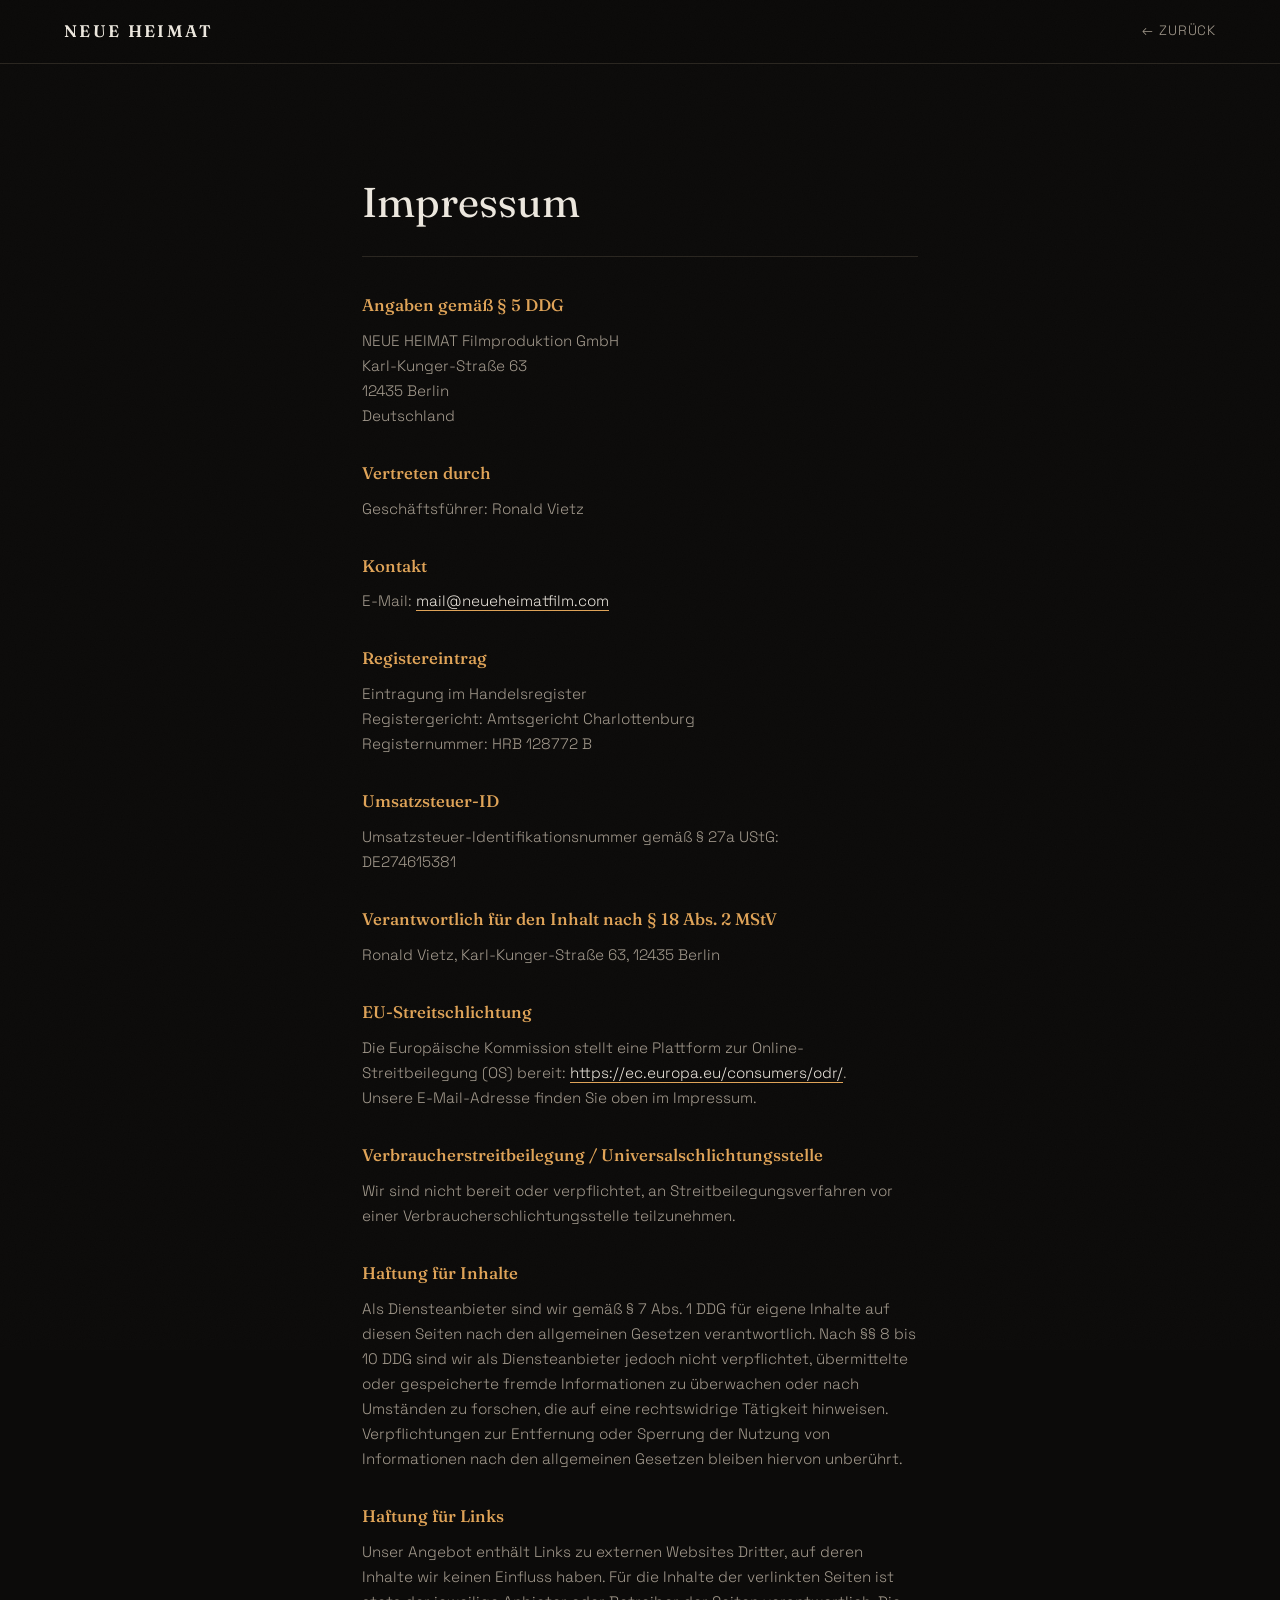
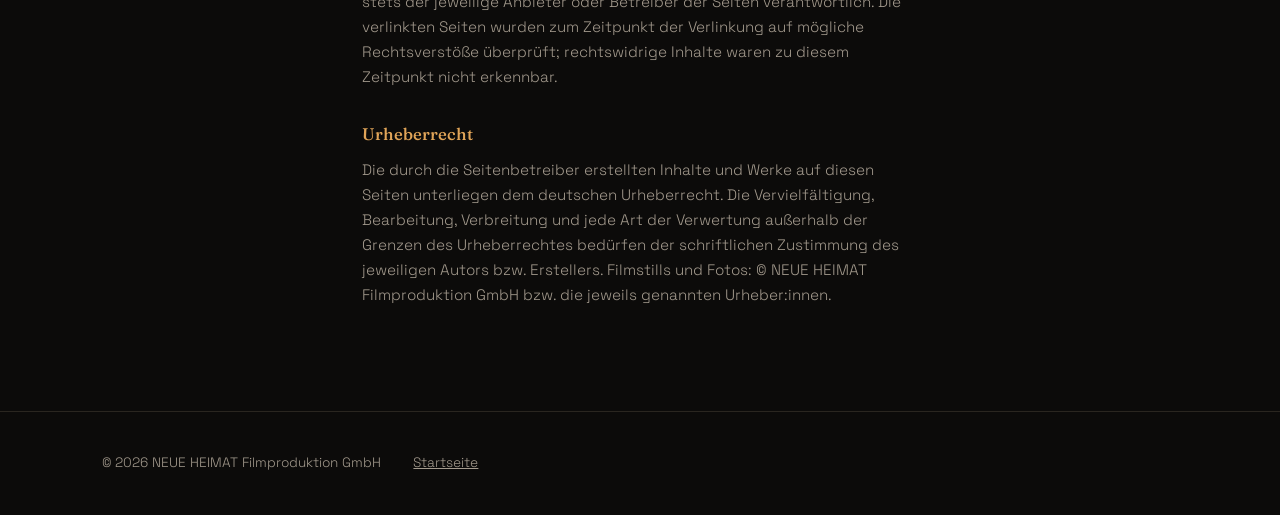
<file: impressum.html>
<!DOCTYPE html>
<html lang="de">
<head>
  <meta charset="UTF-8">
  <meta name="viewport" content="width=device-width, initial-scale=1.0">
  <title>Impressum | NEUE HEIMAT Filmproduktion GmbH</title>
  <meta name="robots" content="noindex">
  <link rel="preconnect" href="https://fonts.googleapis.com">
  <link rel="preconnect" href="https://fonts.gstatic.com" crossorigin>
  <link href="https://fonts.googleapis.com/css2?family=Fraunces:ital,opsz,wght@0,9..144,300..700&family=Space+Grotesk:wght@300;400;500;600&display=swap" rel="stylesheet">
  <link rel="stylesheet" href="style.css">
</head>
<body>

<div class="grain" aria-hidden="true"></div>

<header class="nav">
  <a href="index.html" class="logo">NEUE&nbsp;HEIMAT</a>
  <nav><a href="index.html">← Zurück</a></nav>
</header>

<main>
  <section class="section legal">
    <h2>Impressum</h2>

    <h3>Angaben gemäß § 5 DDG</h3>
    <p>
      NEUE HEIMAT Filmproduktion GmbH<br>
      Karl-Kunger-Straße 63<br>
      12435 Berlin<br>
      Deutschland
    </p>

    <h3>Vertreten durch</h3>
    <p>Geschäftsführer: Ronald Vietz</p>

    <h3>Kontakt</h3>
    <p>E-Mail: <a href="mailto:mail@neueheimatfilm.com">mail@neueheimatfilm.com</a></p>

    <h3>Registereintrag</h3>
    <p>
      Eintragung im Handelsregister<br>
      Registergericht: Amtsgericht Charlottenburg<br>
      Registernummer: HRB 128772 B
    </p>

    <h3>Umsatzsteuer-ID</h3>
    <p>Umsatzsteuer-Identifikationsnummer gemäß § 27a UStG:<br>DE274615381</p>

    <h3>Verantwortlich für den Inhalt nach § 18 Abs. 2 MStV</h3>
    <p>Ronald Vietz, Karl-Kunger-Straße 63, 12435 Berlin</p>

    <h3>EU-Streitschlichtung</h3>
    <p>
      Die Europäische Kommission stellt eine Plattform zur Online-Streitbeilegung (OS) bereit:
      <a href="https://ec.europa.eu/consumers/odr/" target="_blank" rel="noopener">https://ec.europa.eu/consumers/odr/</a>.<br>
      Unsere E-Mail-Adresse finden Sie oben im Impressum.
    </p>

    <h3>Verbraucherstreitbeilegung / Universalschlichtungsstelle</h3>
    <p>
      Wir sind nicht bereit oder verpflichtet, an Streitbeilegungsverfahren vor einer
      Verbraucherschlichtungsstelle teilzunehmen.
    </p>

    <h3>Haftung für Inhalte</h3>
    <p>
      Als Diensteanbieter sind wir gemäß § 7 Abs. 1 DDG für eigene Inhalte auf diesen Seiten nach den
      allgemeinen Gesetzen verantwortlich. Nach §§ 8 bis 10 DDG sind wir als Diensteanbieter jedoch nicht
      verpflichtet, übermittelte oder gespeicherte fremde Informationen zu überwachen oder nach Umständen
      zu forschen, die auf eine rechtswidrige Tätigkeit hinweisen. Verpflichtungen zur Entfernung oder
      Sperrung der Nutzung von Informationen nach den allgemeinen Gesetzen bleiben hiervon unberührt.
    </p>

    <h3>Haftung für Links</h3>
    <p>
      Unser Angebot enthält Links zu externen Websites Dritter, auf deren Inhalte wir keinen Einfluss
      haben. Für die Inhalte der verlinkten Seiten ist stets der jeweilige Anbieter oder Betreiber der
      Seiten verantwortlich. Die verlinkten Seiten wurden zum Zeitpunkt der Verlinkung auf mögliche
      Rechtsverstöße überprüft; rechtswidrige Inhalte waren zu diesem Zeitpunkt nicht erkennbar.
    </p>

    <h3>Urheberrecht</h3>
    <p>
      Die durch die Seitenbetreiber erstellten Inhalte und Werke auf diesen Seiten unterliegen dem
      deutschen Urheberrecht. Die Vervielfältigung, Bearbeitung, Verbreitung und jede Art der Verwertung
      außerhalb der Grenzen des Urheberrechtes bedürfen der schriftlichen Zustimmung des jeweiligen
      Autors bzw. Erstellers. Filmstills und Fotos: © NEUE HEIMAT Filmproduktion GmbH bzw. die jeweils
      genannten Urheber:innen.
    </p>
  </section>
</main>

<footer>
  <p>© 2026 NEUE HEIMAT Filmproduktion GmbH</p>
  <p class="small"><a href="index.html">Startseite</a></p>
</footer>

</body>
</html>
</file>
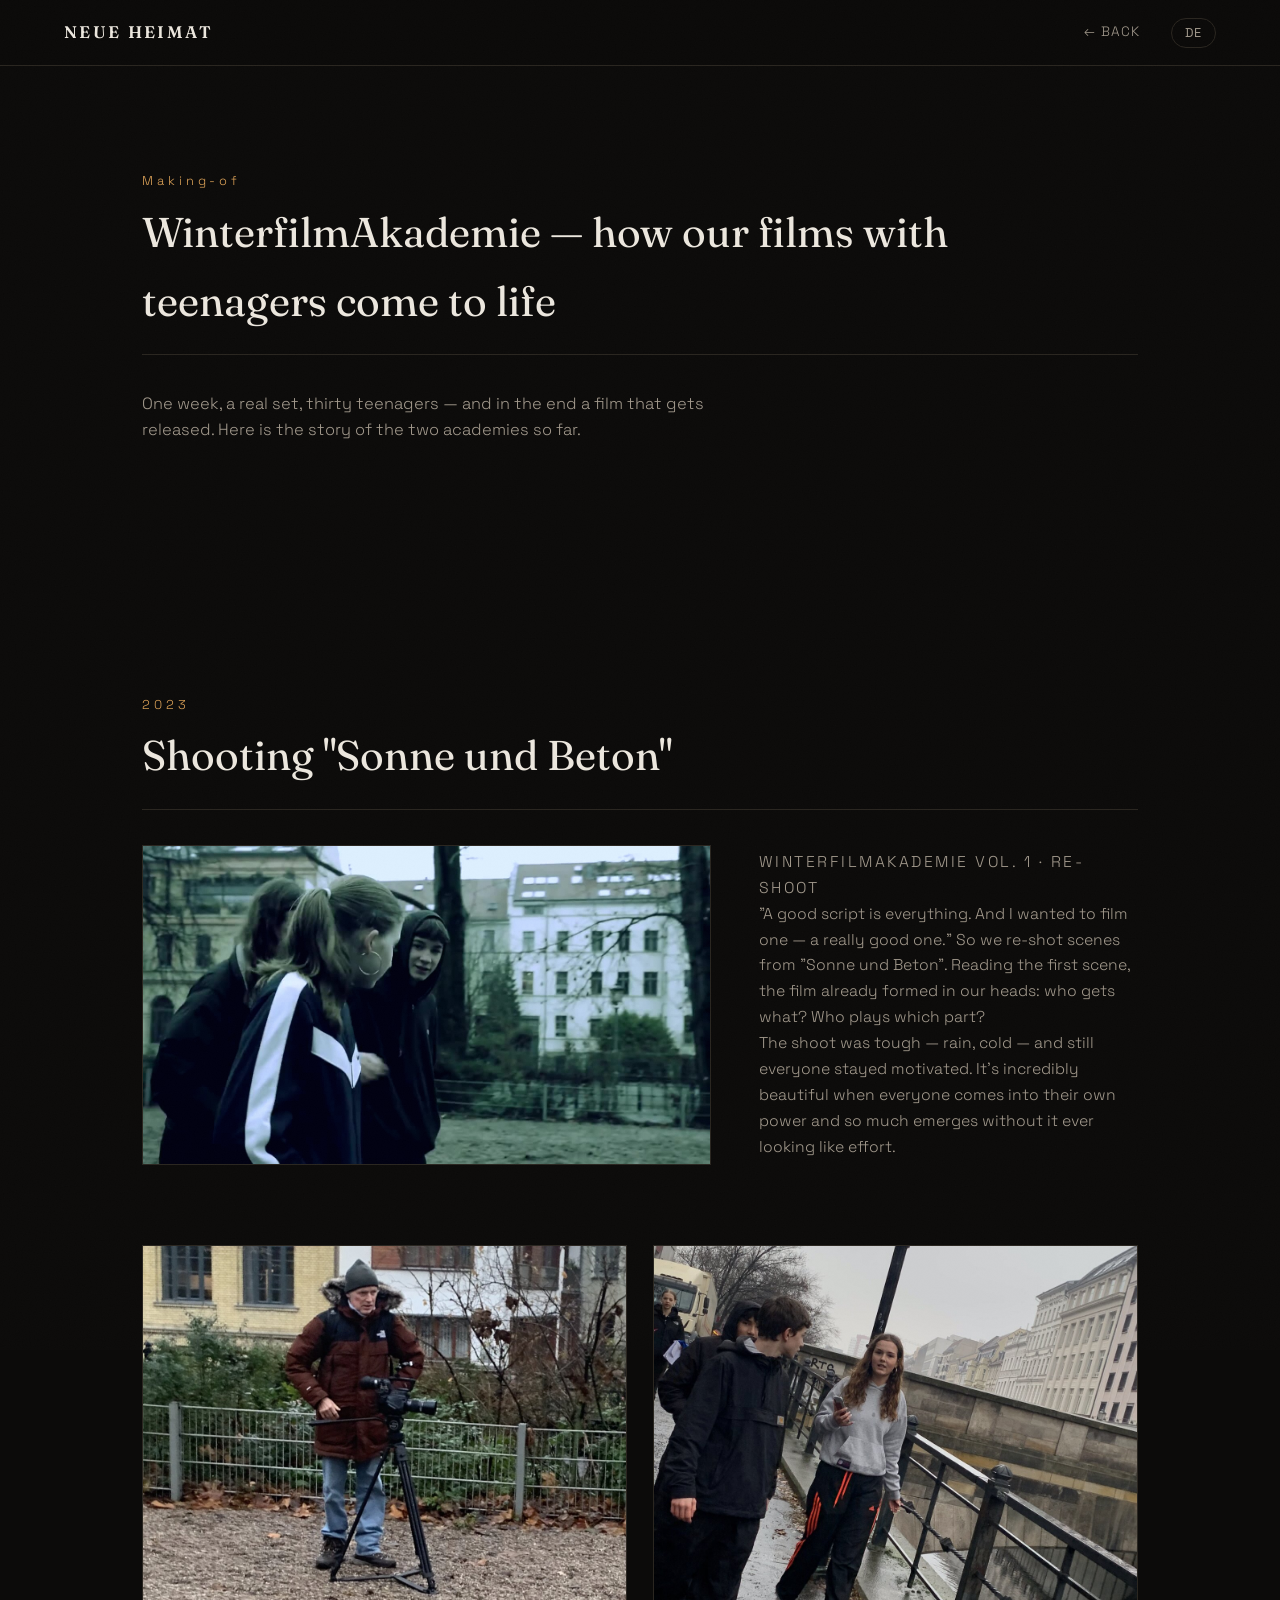
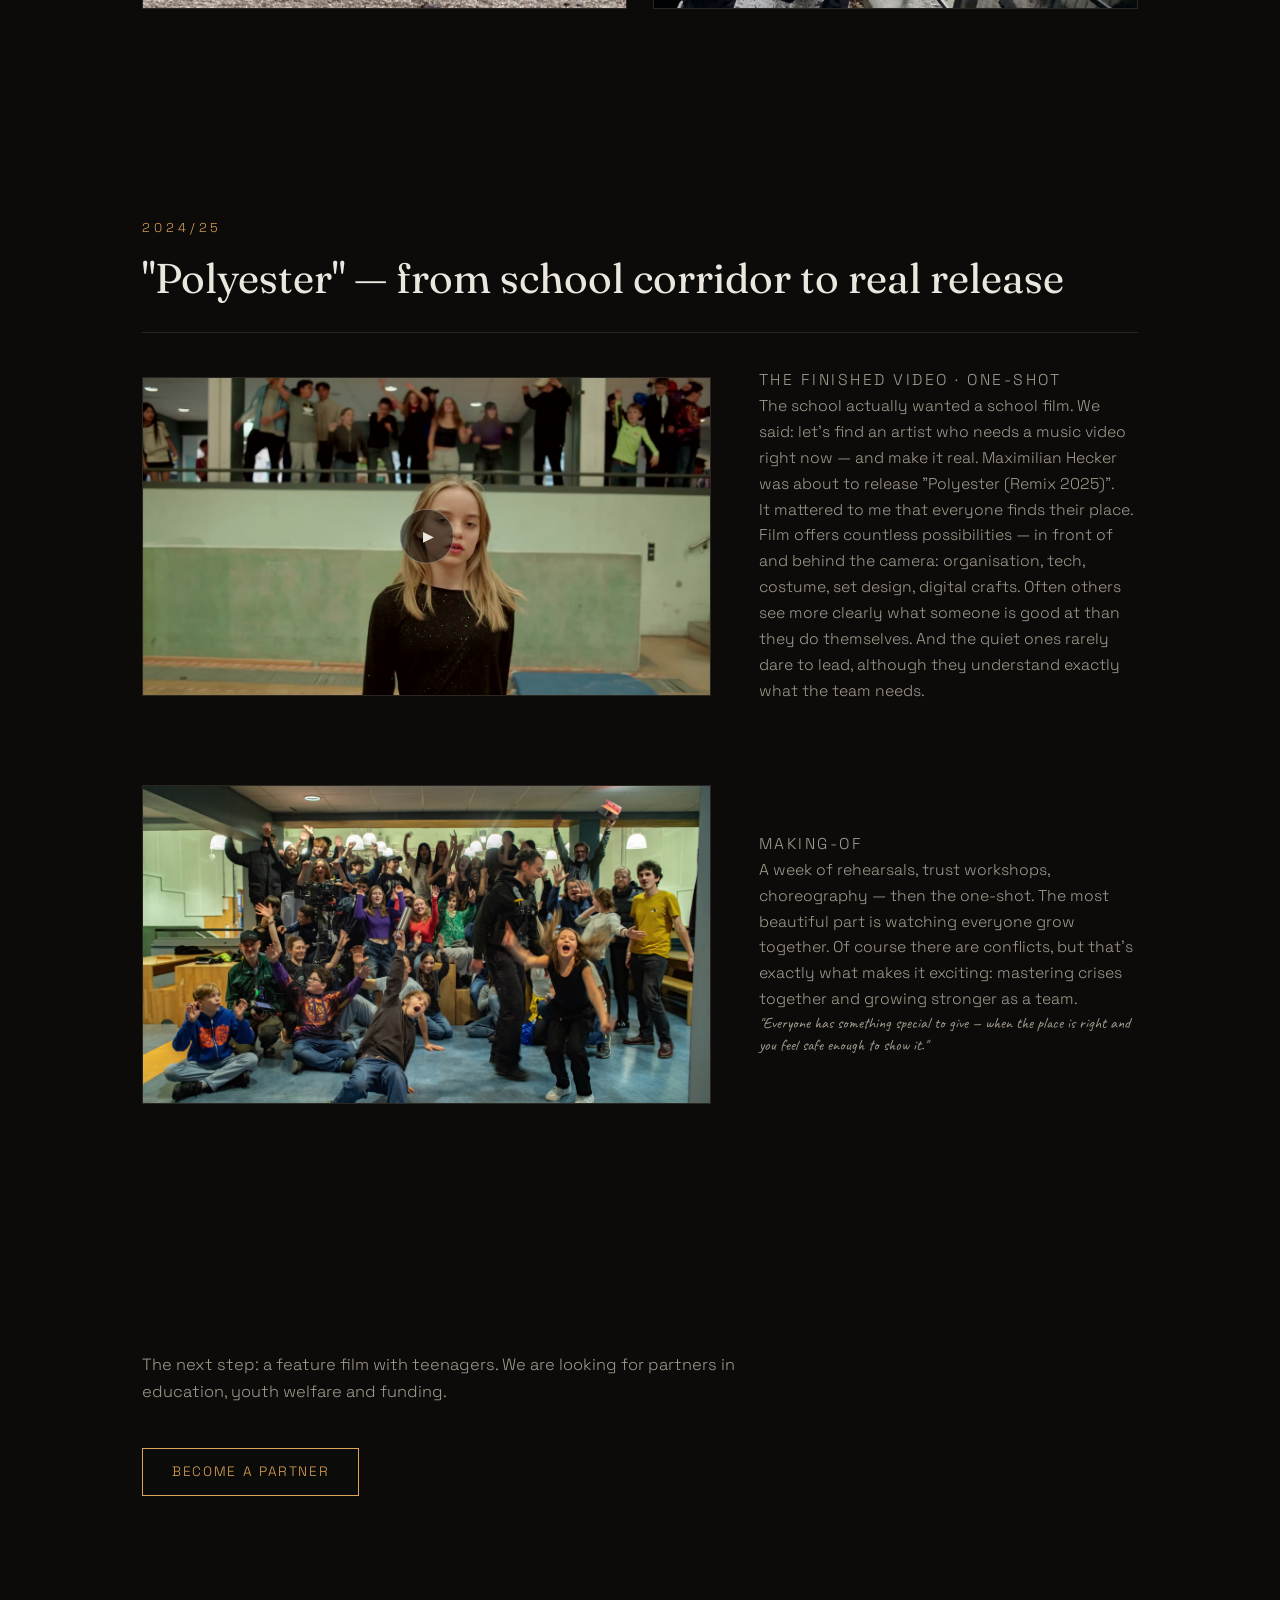
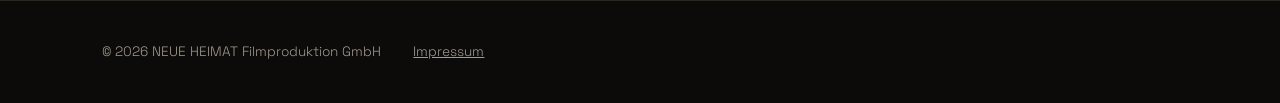
<file: makingof.html>
<!DOCTYPE html>
<html lang="en">
<head>
  <meta charset="UTF-8">
  <meta name="viewport" content="width=device-width, initial-scale=1.0">
  <title>Making-of — Jugendfilmprojekte | NEUE HEIMAT Filmproduktion</title>
  <meta name="description" content="Making-of der WinterfilmAkademie: Sonne und Beton (2023) und Maximilian Hecker — Polyester (2024/25). Echte Filme mit Jugendlichen.">
  <link rel="preconnect" href="https://fonts.googleapis.com">
  <link rel="preconnect" href="https://fonts.gstatic.com" crossorigin>
  <link href="https://fonts.googleapis.com/css2?family=Fraunces:ital,opsz,wght@0,9..144,300..700;1,9..144,300..700&family=Space+Grotesk:wght@300;400;500;600&family=Caveat:wght@500&display=swap" rel="stylesheet">
  <link rel="stylesheet" href="style.css">
</head>
<body>

<div class="grain" aria-hidden="true"></div>

<header class="nav">
  <a href="index.html" class="logo">NEUE&nbsp;HEIMAT</a>
  <nav>
    <a href="index.html#jugend"><span class="de">← Zurück</span><span class="en">← Back</span></a>
  </nav>
  <button id="langToggle" aria-label="Sprache wechseln / switch language">DE</button>
</header>

<main>

  <section class="section">
    <p class="index">Making-of</p>
    <h2><span class="de">WinterfilmAkademie — wie unsere Filme mit Jugendlichen entstehen</span><span class="en">WinterfilmAkademie — how our films with teenagers come to life</span></h2>
    <p class="section-intro">
      <span class="de">Eine Woche, ein echtes Set, dreißig Jugendliche — und am Ende ein Film, der wirklich rauskommt. Hier die Geschichte der beiden bisherigen Akademien.</span>
      <span class="en">One week, a real set, thirty teenagers — and in the end a film that gets released. Here is the story of the two academies so far.</span>
    </p>
  </section>

  <!-- ============ 2023: SONNE UND BETON ============ -->
  <section class="section">
    <p class="index">2023</p>
    <h2><span class="de">Wir drehen „Sonne und Beton"</span><span class="en">Shooting "Sonne und Beton"</span></h2>
    <div class="work">
      <div class="work-media"><img src="bilder/sb-poster.jpg" alt="Sonne und Beton — Nachdreh der WinterfilmAkademie"></div>
      <div class="work-text">
        <p class="meta"><span class="de">WinterfilmAkademie Vol. 1 · Nachdreh</span><span class="en">WinterfilmAkademie Vol. 1 · re-shoot</span></p>
        <p>
          <span class="de">„Ein gutes Drehbuch ist alles. Und ich wollte eins verfilmen — ein richtig gutes." Also haben wir Szenen aus „Sonne und Beton" neu gedreht. Schon beim Lesen der ersten Szene entstand der Film in unseren Köpfen: Wer besorgt was? Wer spielt welche Rolle?</span>
          <span class="en">"A good script is everything. And I wanted to film one — a really good one." So we re-shot scenes from "Sonne und Beton". Reading the first scene, the film already formed in our heads: who gets what? Who plays which part?</span>
        </p>
        <p>
          <span class="de">Der Dreh war anstrengend — Regen, Kälte — und trotzdem blieben alle motiviert. Unfassbar schön, wenn jede:r in seine Kraft kommt und daraus so viel entsteht, ohne dass es nach Mühe aussieht.</span>
          <span class="en">The shoot was tough — rain, cold — and still everyone stayed motivated. It's incredibly beautiful when everyone comes into their own power and so much emerges without it ever looking like effort.</span>
        </p>
      </div>
    </div>
    <div class="photo-row">
      <img src="bilder/sb-dreh-1.jpg" alt="Kamera im Regen — Dreh Sonne und Beton">
      <img src="bilder/sb-dreh-2.jpg" alt="Am Set an der Spree — Dreh Sonne und Beton">
    </div>
  </section>

  <!-- ============ 2024/25: POLYESTER ============ -->
  <section class="section">
    <p class="index">2024/25</p>
    <h2><span class="de">„Polyester" — vom Schulflur zur echten Veröffentlichung</span><span class="en">"Polyester" — from school corridor to real release</span></h2>
    <div class="work">
      <div class="work-media player" data-vimeo="1204210118" role="button" tabindex="0" aria-label="Play: Polyester (Remix)">
        <img src="bilder/polyester-still.jpg" alt="Maximilian Hecker — Polyester (Remix), Still">
        <span class="play">▶</span>
      </div>
      <div class="work-text">
        <p class="meta"><span class="de">Das fertige Video · One-Shot</span><span class="en">The finished video · one-shot</span></p>
        <p>
          <span class="de">Die Schule wollte eigentlich einen Schulfilm. Wir haben gesagt: Lass uns gucken, welcher Künstler gerade ein Musikvideo braucht — und was Echtes draus machen. Maximilian Hecker stand mit „Polyester (Remix 2025)" vor einer Veröffentlichung.</span>
          <span class="en">The school actually wanted a school film. We said: let's find an artist who needs a music video right now — and make it real. Maximilian Hecker was about to release "Polyester (Remix 2025)".</span>
        </p>
        <p>
          <span class="de">Mir war wichtig, dass jede:r seinen Platz findet. Film bietet unzählige Möglichkeiten — vor und hinter der Kamera: Organisation, Technik, Kostüm, Ausstattung, digitale Berufe. Oft sehen andere klarer, worin jemand gut ist, als man selbst. Und die Leiseren trauen sich selten in die Führung, obwohl sie genau verstehen, was das Team braucht.</span>
          <span class="en">It mattered to me that everyone finds their place. Film offers countless possibilities — in front of and behind the camera: organisation, tech, costume, set design, digital crafts. Often others see more clearly what someone is good at than they do themselves. And the quiet ones rarely dare to lead, although they understand exactly what the team needs.</span>
        </p>
      </div>
    </div>
    <div class="work">
      <div class="work-media"><img src="bilder/workshop-makingof-2.jpg" alt="Making-of Polyester — am Set"></div>
      <div class="work-text">
        <p class="meta">Making-of</p>
        <p>
          <span class="de">Eine Woche Proben, Vertrauensworkshops, Choreografie — dann der One-Shot. Am schönsten ist, zu sehen, wie alle zusammenwachsen. Klar gibt es Konflikte, aber genau das macht es spannend: Krisen gemeinsam meistern und als Team stärker werden.</span>
          <span class="en">A week of rehearsals, trust workshops, choreography — then the one-shot. The most beautiful part is watching everyone grow together. Of course there are conflicts, but that's exactly what makes it exciting: mastering crises together and growing stronger as a team.</span>
        </p>
        <p class="handnote">
          <span class="de">„Jede:r hat etwas Besonderes zu geben — wenn der Ort stimmt und man sich sicher fühlt, es zu zeigen."</span>
          <span class="en">"Everyone has something special to give — when the place is right and you feel safe enough to show it."</span>
        </p>
      </div>
    </div>
  </section>

  <section class="section">
    <p class="section-intro">
      <span class="de">Der nächste Schritt: ein Spielfilm mit Jugendlichen. Dafür suchen wir Partner aus Bildung, Jugendhilfe und Förderung.</span>
      <span class="en">The next step: a feature film with teenagers. We are looking for partners in education, youth welfare and funding.</span>
    </p>
    <a class="button" href="mailto:mail@neueheimatfilm.com"><span class="de">Partner werden</span><span class="en">Become a partner</span></a>
  </section>

</main>

<footer>
  <p>© 2026 NEUE HEIMAT Filmproduktion GmbH</p>
  <p class="small"><a href="impressum.html">Impressum</a></p>
</footer>

<script src="script.js"></script>
</body>
</html>
</file>
<file: style.css>
/* NEUE HEIMAT — filmisch-editorial, ruhig strukturiert */

:root {
    --bg: #0c0b0a;
    --bg-soft: #14120f;
    --band: #171310;
    --text: #ece7de;
    --muted: #a39a8d;
    --accent: #e0a458;
    --line: #2a2620;
    --serif: "Fraunces", Georgia, serif;
    --sans: "Space Grotesk", -apple-system, sans-serif;
    --hand: "Caveat", cursive;
}

* { margin: 0; padding: 0; box-sizing: border-box; }

html { scroll-behavior: smooth; }

body {
    background: var(--bg);
    color: var(--text);
    font-family: var(--sans);
    font-weight: 300;
    line-height: 1.65;
    -webkit-font-smoothing: antialiased;
}

/* ---------- feines Filmkorn ---------- */
.grain {
    position: fixed;
    inset: -50%;
    width: 200%;
    height: 200%;
    pointer-events: none;
    z-index: 999;
    opacity: 0.4;
    background-image: url("data:image/svg+xml,%3Csvg xmlns='http://www.w3.org/2000/svg' width='300' height='300'%3E%3Cfilter id='n'%3E%3CfeTurbulence type='fractalNoise' baseFrequency='0.85' numOctaves='2' stitchTiles='stitch'/%3E%3CfeColorMatrix type='saturate' values='0'/%3E%3CfeComponentTransfer%3E%3CfeFuncA type='linear' slope='0.05'/%3E%3C/feComponentTransfer%3E%3C/filter%3E%3Crect width='300' height='300' filter='url(%23n)'/%3E%3C/svg%3E");
    animation: grain 1.1s steps(4) infinite;
}

@keyframes grain {
    0% { transform: translate(0, 0); }
    25% { transform: translate(-2%, 1.5%); }
    50% { transform: translate(1.5%, -1%); }
    75% { transform: translate(-1%, -2%); }
    100% { transform: translate(2%, 1%); }
}

@media (prefers-reduced-motion: reduce) { .grain { animation: none; } }

/* ---------- Sprache ---------- */
html[lang="de"] .en { display: none; }
html[lang="en"] .de { display: none; }

/* ---------- Navigation ---------- */
.nav {
    position: sticky;
    top: 0;
    z-index: 10;
    display: flex;
    align-items: center;
    gap: 2rem;
    padding: 1.1rem 5vw;
    background: rgba(12, 11, 10, 0.88);
    backdrop-filter: blur(10px);
    border-bottom: 1px solid var(--line);
}

.logo {
    font-family: var(--serif);
    font-weight: 600;
    letter-spacing: 0.14em;
    font-size: 1.05rem;
    color: var(--text);
    text-decoration: none;
    white-space: nowrap;
}

.nav nav { display: flex; gap: 1.4rem; margin-left: auto; flex-wrap: wrap; }

.nav nav a {
    color: var(--muted);
    text-decoration: none;
    font-size: 0.85rem;
    letter-spacing: 0.06em;
    text-transform: uppercase;
    transition: color 0.2s;
}

.nav nav a:hover { color: var(--accent); }

#langToggle {
    background: none;
    border: 1px solid var(--line);
    color: var(--muted);
    font-family: var(--sans);
    font-size: 0.8rem;
    letter-spacing: 0.08em;
    padding: 0.35rem 0.8rem;
    border-radius: 2rem;
    cursor: pointer;
    transition: all 0.2s;
}

#langToggle:hover { color: var(--accent); border-color: var(--accent); }

/* ---------- Hero ---------- */
.hero {
    position: relative;
    min-height: 92vh;
    display: flex;
    align-items: center;
    overflow: hidden;
    border-bottom: 1px solid var(--line);
}

.hero-bg {
    position: absolute;
    inset: 0;
    width: 100%;
    height: 100%;
    object-fit: cover;
    opacity: 0.55;
    filter: saturate(0.9) contrast(1.05);
}

.hero::after {
    content: "";
    position: absolute;
    inset: 0;
    background: linear-gradient(100deg, rgba(12,11,10,0.92) 25%, rgba(12,11,10,0.45) 60%, rgba(12,11,10,0.75));
}

.hero-inner { position: relative; z-index: 2; padding: 4rem 8vw; max-width: 1100px; }

.kicker {
    color: var(--accent);
    font-size: 0.8rem;
    letter-spacing: 0.28em;
    text-transform: uppercase;
    margin-bottom: 1.6rem;
}

.hero h1 {
    font-family: var(--serif);
    font-weight: 400;
    font-size: clamp(2.2rem, 5.5vw, 4.4rem);
    line-height: 1.12;
    max-width: 18ch;
    margin-bottom: 1.6rem;
    text-shadow: 0 2px 30px rgba(0,0,0,0.6);
}

.lead {
    max-width: 52ch;
    color: #cfc8bd;
    font-size: 1.08rem;
    margin-bottom: 2.2rem;
    text-shadow: 0 1px 20px rgba(0,0,0,0.7);
}

/* ---------- Buttons ---------- */
.button {
    display: inline-block;
    width: fit-content;
    padding: 0.75rem 1.8rem;
    border: 1px solid var(--accent);
    color: var(--accent);
    text-decoration: none;
    font-size: 0.85rem;
    letter-spacing: 0.12em;
    text-transform: uppercase;
    background: rgba(12,11,10,0.4);
    transition: all 0.25s;
}

.button:hover { background: var(--accent); color: var(--bg); }

/* ---------- Sektionen ---------- */
.section {
    padding: 6.5rem 8vw;
    max-width: 1200px;
    margin: 0 auto;
}

.index {
    font-size: 0.8rem;
    letter-spacing: 0.3em;
    color: var(--accent);
    margin-bottom: 0.4rem;
}

.section h2 {
    font-family: var(--serif);
    font-weight: 400;
    font-size: clamp(1.8rem, 3.5vw, 2.6rem);
    margin-bottom: 2.2rem;
    padding-bottom: 1.2rem;
    border-bottom: 1px solid var(--line);
}

.section-intro {
    max-width: 62ch;
    color: var(--muted);
    font-size: 1.02rem;
    margin-bottom: 2.6rem;
}

.aside-note { color: var(--muted); font-size: 0.9rem; margin-top: 0.8rem; }
.aside-note a { color: var(--text); border-bottom: 1px solid var(--accent); text-decoration: none; }
.aside-note a:hover { color: var(--accent); }

/* ---------- Player (Filme & Karten) ---------- */
.work-media, .card-media {
    display: block;
    background: #000;
    border: 1px solid var(--line);
    position: relative;
    overflow: hidden;
    aspect-ratio: 16 / 9;
    cursor: pointer;
}

.work-media img, .card-media img {
    display: block;
    width: 100%;
    height: 100%;
    object-fit: cover;
    filter: saturate(0.95);
    transition: transform 0.5s ease, filter 0.5s ease, opacity 0.3s ease;
}

.work-media:hover img, .card-media:hover img { transform: scale(1.02); filter: saturate(1.05); }

.work-media iframe, .card-media iframe {
    position: absolute;
    inset: 0;
    width: 100%;
    height: 100%;
    border: 0;
}

.work-media video {
    position: absolute;
    inset: 0;
    width: 100%;
    height: 100%;
    background: #000;
}

.play {
    position: absolute;
    left: 50%;
    top: 50%;
    transform: translate(-50%, -50%);
    color: var(--text);
    background: rgba(12,11,10,0.55);
    border: 1px solid rgba(236,231,222,0.35);
    border-radius: 50%;
    width: 3.4rem;
    height: 3.4rem;
    display: flex;
    align-items: center;
    justify-content: center;
    font-size: 0.9rem;
    padding-left: 0.2rem;
    transition: all 0.25s;
    pointer-events: none;
}

.card-media .play { width: 2.6rem; height: 2.6rem; font-size: 0.7rem; }

.work-media:hover .play, .card-media:hover .play {
    background: var(--accent);
    color: var(--bg);
    border-color: var(--accent);
}

/* ---------- Filme ---------- */
.work {
    display: grid;
    grid-template-columns: 3fr 2fr;
    gap: 3rem;
    align-items: center;
    margin-bottom: 5rem;
}

.work:last-of-type { margin-bottom: 2.5rem; }

.work h3 {
    font-family: var(--serif);
    font-weight: 500;
    font-size: 1.6rem;
    margin: 0.4rem 0 0.9rem;
}

.meta {
    color: var(--accent);
    font-size: 0.78rem;
    letter-spacing: 0.16em;
    text-transform: uppercase;
}

.work-text p { color: var(--muted); font-size: 0.98rem; }

.links { margin-top: 1.2rem; display: flex; gap: 1.5rem; flex-wrap: wrap; }

.links a {
    color: var(--text);
    text-decoration: none;
    font-size: 0.85rem;
    letter-spacing: 0.08em;
    text-transform: uppercase;
    border-bottom: 1px solid var(--accent);
    padding-bottom: 2px;
    transition: color 0.2s;
}

.links a:hover { color: var(--accent); }

/* ---------- Karten-Grid (einheitlich) ---------- */
.grid {
    display: grid;
    grid-template-columns: repeat(auto-fill, minmax(300px, 1fr));
    gap: 2.6rem 2.4rem;
}

.card h3 {
    font-family: var(--serif);
    font-weight: 500;
    font-size: 1.08rem;
    margin-top: 1rem;
}

.caption { color: var(--muted); font-size: 0.88rem; margin-top: 0.3rem; }

/* ---------- Making-of ---------- */
.photo-row {
    display: grid;
    grid-template-columns: 1fr 1fr;
    gap: 1.6rem;
    margin-top: 1rem;
}

.photo-row img {
    width: 100%;
    height: 100%;
    object-fit: cover;
    aspect-ratio: 4 / 3;
    border: 1px solid var(--line);
    display: block;
}

.handnote {
    font-family: var(--hand);
    font-size: 1.5rem;
    color: var(--accent);
    line-height: 1.4;
}

/* ---------- About ---------- */
.about-grid {
    display: grid;
    grid-template-columns: 320px 1fr;
    gap: 3rem;
    align-items: start;
}

.about-media img {
    width: 100%;
    display: block;
    border: 1px solid var(--line);
}

.about-media img.bw { filter: grayscale(1) contrast(1.03); }

.about-media figcaption {
    font-family: var(--hand);
    font-size: 1.15rem;
    color: var(--muted);
    margin-top: 0.7rem;
}

.about-grid p { color: var(--muted); margin-bottom: 1.2rem; max-width: 62ch; }

/* ---------- Kontakt ---------- */
.contact { display: grid; gap: 1.6rem; }
.contact p { color: var(--muted); }
.contact a { color: var(--text); text-decoration: none; border-bottom: 1px solid var(--accent); padding-bottom: 1px; }
.contact a:hover { color: var(--accent); }

.mail-big {
    font-family: var(--serif);
    font-size: clamp(1.3rem, 3vw, 2rem);
    display: inline-block;
    margin-top: 0.4rem;
}

.socials { display: flex; gap: 1.5rem; flex-wrap: wrap; }
.socials a { font-size: 0.85rem; letter-spacing: 0.08em; text-transform: uppercase; }

/* ---------- Footer ---------- */
footer {
    border-top: 1px solid var(--line);
    padding: 2.5rem 8vw;
    color: var(--muted);
    font-size: 0.85rem;
    display: flex;
    gap: 2rem;
    flex-wrap: wrap;
    align-items: baseline;
}

footer a { color: var(--muted); }
footer a:hover { color: var(--accent); }

/* ---------- Impressum ---------- */
.legal { max-width: 760px; }
.legal h3 {
    font-family: var(--serif);
    font-weight: 500;
    font-size: 1.05rem;
    color: var(--accent);
    margin: 2rem 0 0.5rem;
}
.legal p { color: var(--muted); font-size: 0.95rem; }
.legal a { color: var(--text); border-bottom: 1px solid var(--accent); text-decoration: none; }
.legal a:hover { color: var(--accent); }

/* ---------- Scroll-Reveal ---------- */
.reveal { opacity: 0; transform: translateY(24px); transition: opacity 0.7s ease, transform 0.7s ease; }
.reveal.visible { opacity: 1; transform: none; }

/* ---------- Mobil ---------- */
@media (max-width: 820px) {
    .nav nav { display: none; }
    .work { grid-template-columns: 1fr; gap: 1.4rem; }
    .about-grid { grid-template-columns: 1fr; }
    .about-media { max-width: 340px; }
    .section { padding: 4rem 6vw; }
    .hero { min-height: 70vh; }
    .photo-row { grid-template-columns: 1fr; }
}
</file>
